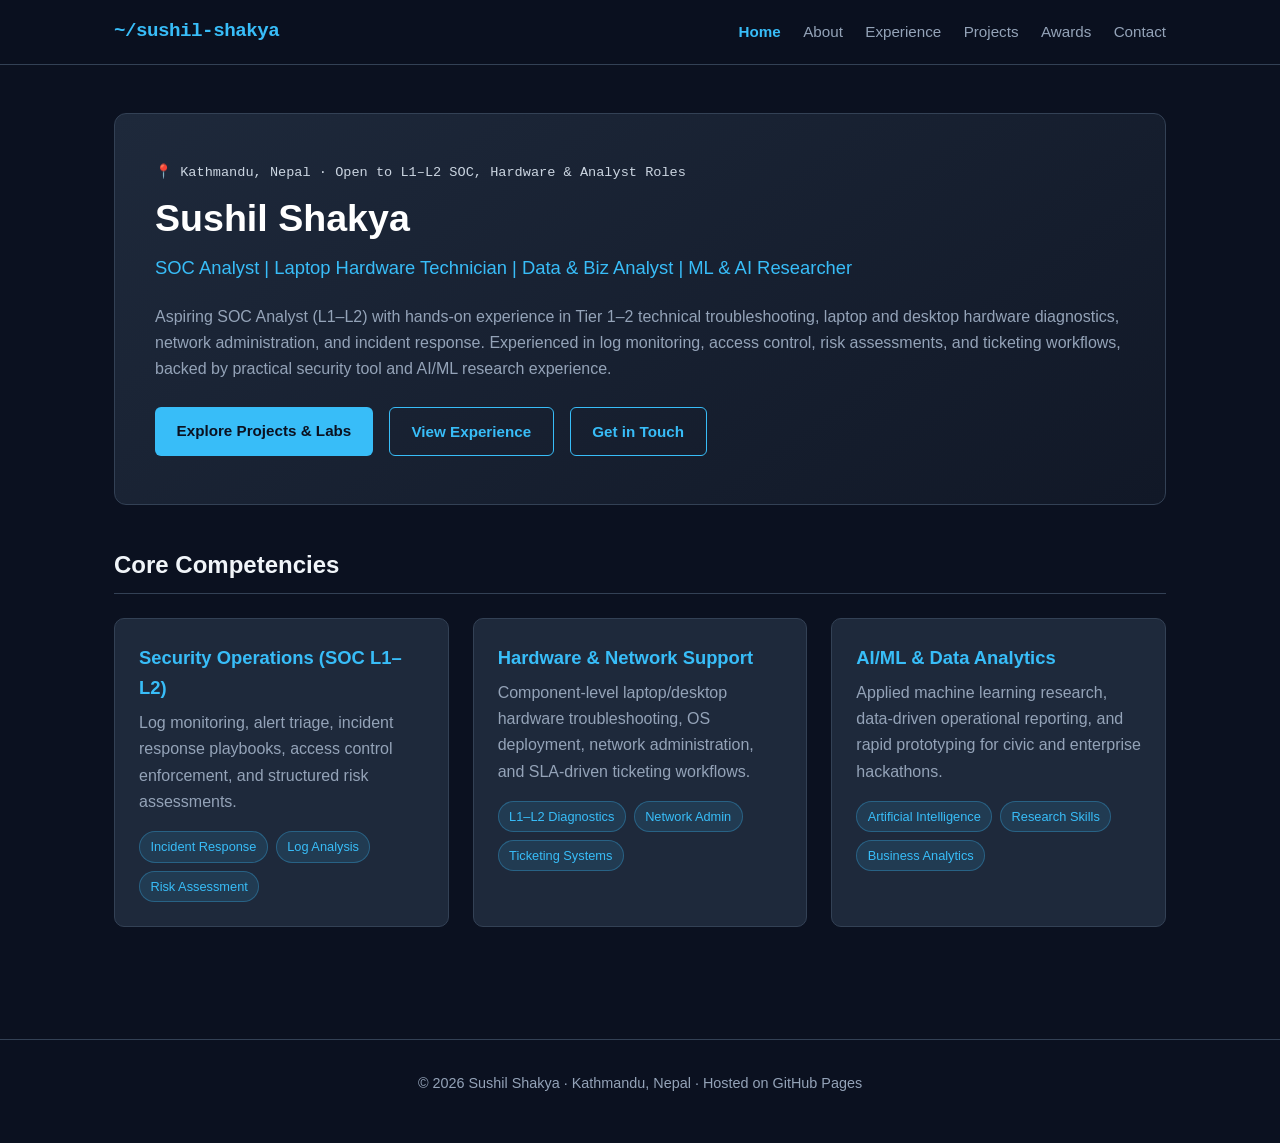
<file: index.html>
<!DOCTYPE html>
<html lang="en">
<head>
  <meta charset="UTF-8" />
  <meta name="viewport" content="width=device-width, initial-scale=1.0" />
  <title>Sushil Shakya | SOC Analyst & IT Specialist</title>
  <link rel="stylesheet" href="css/style.css" />
</head>
<body>
  <header>
    <nav>
      <a href="index.html" class="logo">~/sushil-shakya</a>
      <ul class="nav-links">
        <li><a href="index.html" class="active">Home</a></li>
        <li><a href="about.html">About</a></li>
        <li><a href="experience.html">Experience</a></li>
        <li><a href="projects.html">Projects</a></li>
        <li><a href="achievements.html">Awards</a></li>
        <li><a href="contact.html">Contact</a></li>
      </ul>
    </nav>
  </header>

  <main>
    <section class="hero">
      <p class="meta">📍 Kathmandu, Nepal · Open to L1–L2 SOC, Hardware & Analyst Roles</p>
      <h1>Sushil Shakya</h1>
      <p class="subtitle">SOC Analyst | Laptop Hardware Technician | Data & Biz Analyst | ML & AI Researcher</p>
      <p>
        Aspiring SOC Analyst (L1–L2) with hands-on experience in Tier 1–2 technical troubleshooting, laptop and desktop hardware diagnostics, network administration, and incident response. Experienced in log monitoring, access control, risk assessments, and ticketing workflows, backed by practical security tool and AI/ML research experience.
      </p>
      <div class="btn-group">
        <a href="projects.html" class="btn">Explore Projects & Labs</a>
        <a href="experience.html" class="btn btn-outline">View Experience</a>
        <a href="contact.html" class="btn btn-outline">Get in Touch</a>
      </div>
    </section>

    <h2>Core Competencies</h2>
    <div class="grid">
      <div class="card">
        <h3>Security Operations (SOC L1–L2)</h3>
        <p>Log monitoring, alert triage, incident response playbooks, access control enforcement, and structured risk assessments.</p>
        <div class="badge-list">
          <span class="badge">Incident Response</span>
          <span class="badge">Log Analysis</span>
          <span class="badge">Risk Assessment</span>
        </div>
      </div>

      <div class="card">
        <h3>Hardware & Network Support</h3>
        <p>Component-level laptop/desktop hardware troubleshooting, OS deployment, network administration, and SLA-driven ticketing workflows.</p>
        <div class="badge-list">
          <span class="badge">L1–L2 Diagnostics</span>
          <span class="badge">Network Admin</span>
          <span class="badge">Ticketing Systems</span>
        </div>
      </div>

      <div class="card">
        <h3>AI/ML & Data Analytics</h3>
        <p>Applied machine learning research, data-driven operational reporting, and rapid prototyping for civic and enterprise hackathons.</p>
        <div class="badge-list">
          <span class="badge">Artificial Intelligence</span>
          <span class="badge">Research Skills</span>
          <span class="badge">Business Analytics</span>
        </div>
      </div>
    </div>
  </main>

  <footer>
    <p>© 2026 Sushil Shakya · Kathmandu, Nepal · Hosted on GitHub Pages</p>
  </footer>
</body>
</html>
</file>
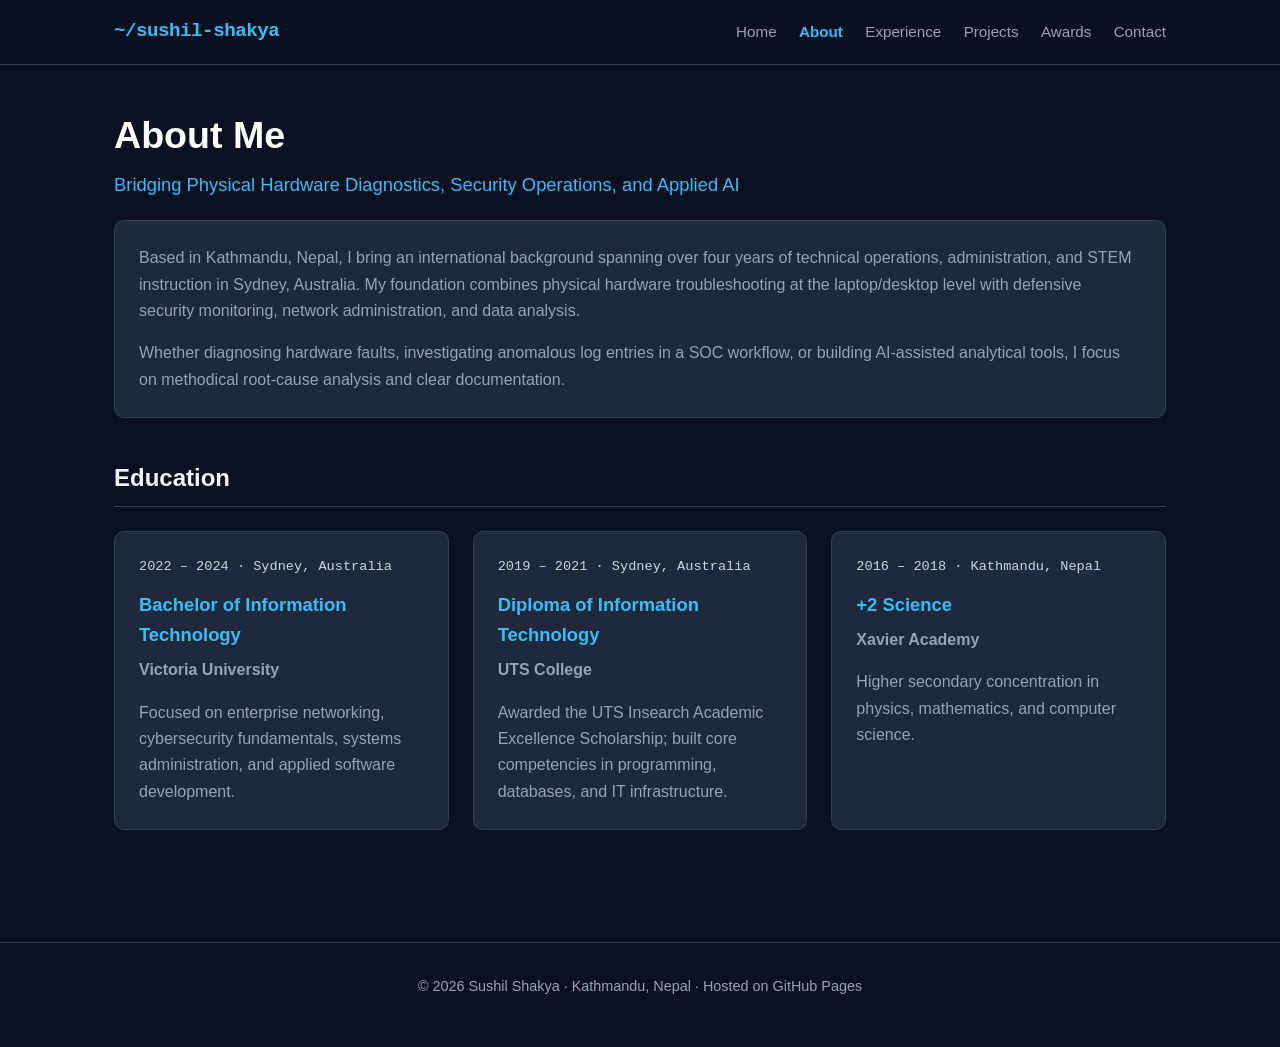
<file: about.html>
<!DOCTYPE html>
<html lang="en">
<head>
  <meta charset="UTF-8" />
  <meta name="viewport" content="width=device-width, initial-scale=1.0" />
  <title>About & Education | Sushil Shakya</title>
  <link rel="stylesheet" href="css/style.css" />
</head>
<body>
  <header>
    <nav>
      <a href="index.html" class="logo">~/sushil-shakya</a>
      <ul class="nav-links">
        <li><a href="index.html">Home</a></li>
        <li><a href="about.html" class="active">About</a></li>
        <li><a href="experience.html">Experience</a></li>
        <li><a href="projects.html">Projects</a></li>
        <li><a href="achievements.html">Awards</a></li>
        <li><a href="contact.html">Contact</a></li>
      </ul>
    </nav>
  </header>

  <main>
    <h1>About Me</h1>
    <p class="subtitle">Bridging Physical Hardware Diagnostics, Security Operations, and Applied AI</p>

    <div class="card" style="margin-bottom: 2.5rem;">
      <p>
        Based in Kathmandu, Nepal, I bring an international background spanning over four years of technical operations, administration, and STEM instruction in Sydney, Australia. My foundation combines physical hardware troubleshooting at the laptop/desktop level with defensive security monitoring, network administration, and data analysis.
      </p>
      <p style="margin-bottom: 0;">
        Whether diagnosing hardware faults, investigating anomalous log entries in a SOC workflow, or building AI-assisted analytical tools, I focus on methodical root-cause analysis and clear documentation.
      </p>
    </div>

    <h2>Education</h2>
    <div class="grid">
      <div class="card">
        <p class="meta">2022 – 2024 · Sydney, Australia</p>
        <h3>Bachelor of Information Technology</h3>
        <p><strong>Victoria University</strong></p>
        <p style="margin-bottom: 0;">Focused on enterprise networking, cybersecurity fundamentals, systems administration, and applied software development.</p>
      </div>

      <div class="card">
        <p class="meta">2019 – 2021 · Sydney, Australia</p>
        <h3>Diploma of Information Technology</h3>
        <p><strong>UTS College</strong></p>
        <p style="margin-bottom: 0;">Awarded the UTS Insearch Academic Excellence Scholarship; built core competencies in programming, databases, and IT infrastructure.</p>
      </div>

      <div class="card">
        <p class="meta">2016 – 2018 · Kathmandu, Nepal</p>
        <h3>+2 Science</h3>
        <p><strong>Xavier Academy</strong></p>
        <p style="margin-bottom: 0;">Higher secondary concentration in physics, mathematics, and computer science.</p>
      </div>
    </div>
  </main>

  <footer>
    <p>© 2026 Sushil Shakya · Kathmandu, Nepal · Hosted on GitHub Pages</p>
  </footer>
</body>
</html>
</file>
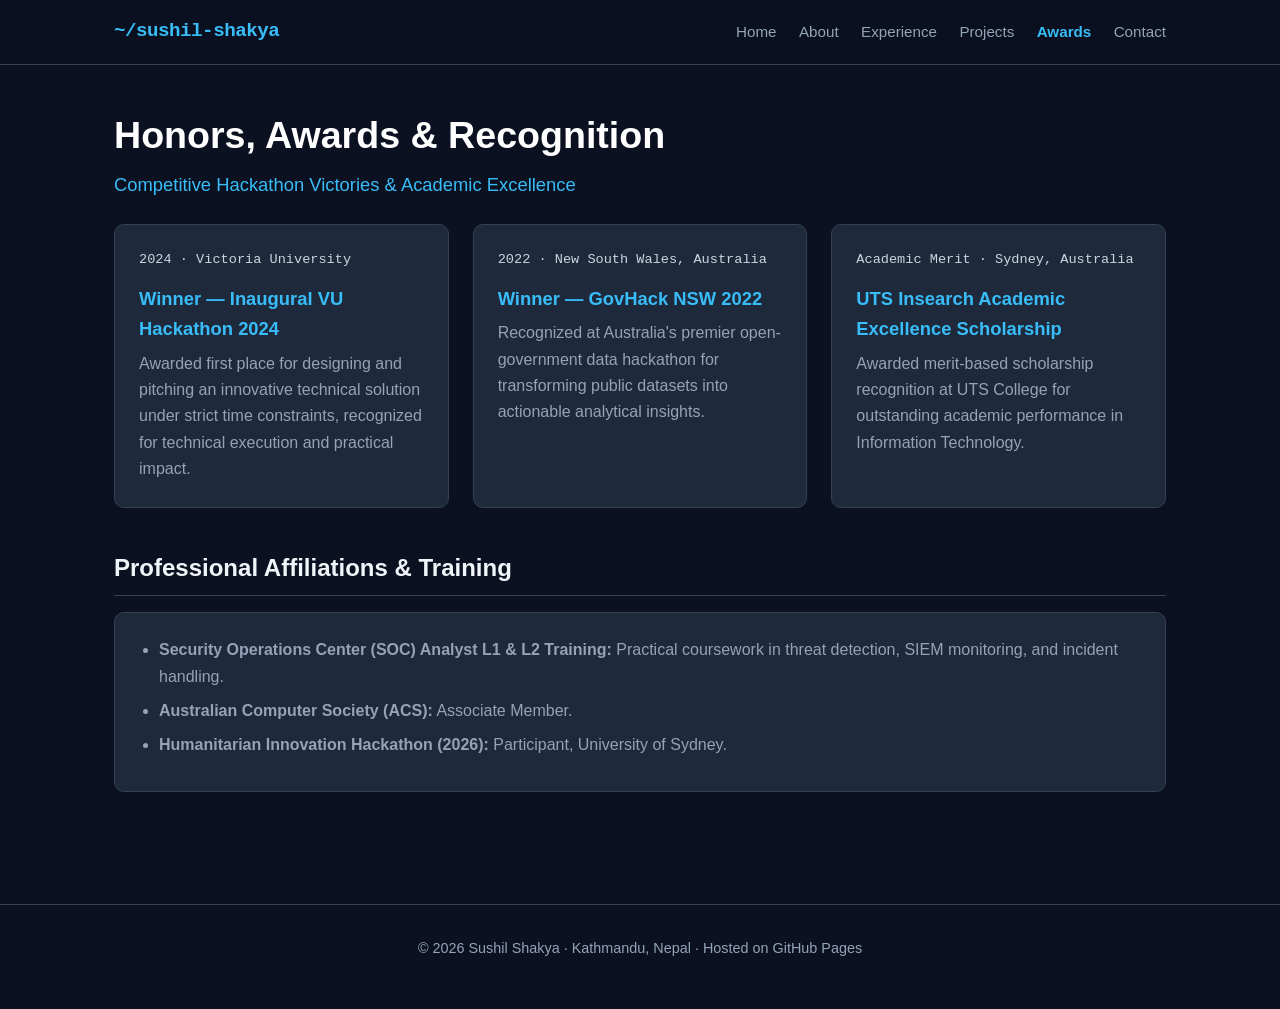
<file: achievements.html>
<!DOCTYPE html>
<html lang="en">
<head>
  <meta charset="UTF-8" />
  <meta name="viewport" content="width=device-width, initial-scale=1.0" />
  <title>Honors & Awards | Sushil Shakya</title>
  <link rel="stylesheet" href="css/style.css" />
</head>
<body>
  <header>
    <nav>
      <a href="index.html" class="logo">~/sushil-shakya</a>
      <ul class="nav-links">
        <li><a href="index.html">Home</a></li>
        <li><a href="about.html">About</a></li>
        <li><a href="experience.html">Experience</a></li>
        <li><a href="projects.html">Projects</a></li>
        <li><a href="achievements.html" class="active">Awards</a></li>
        <li><a href="contact.html">Contact</a></li>
      </ul>
    </nav>
  </header>

  <main>
    <h1>Honors, Awards & Recognition</h1>
    <p class="subtitle">Competitive Hackathon Victories & Academic Excellence</p>

    <div class="grid">
      <div class="card">
        <p class="meta">2024 · Victoria University</p>
        <h3>Winner — Inaugural VU Hackathon 2024</h3>
        <p style="margin-bottom: 0;">Awarded first place for designing and pitching an innovative technical solution under strict time constraints, recognized for technical execution and practical impact.</p>
      </div>

      <div class="card">
        <p class="meta">2022 · New South Wales, Australia</p>
        <h3>Winner — GovHack NSW 2022</h3>
        <p style="margin-bottom: 0;">Recognized at Australia's premier open-government data hackathon for transforming public datasets into actionable analytical insights.</p>
      </div>

      <div class="card">
        <p class="meta">Academic Merit · Sydney, Australia</p>
        <h3>UTS Insearch Academic Excellence Scholarship</h3>
        <p style="margin-bottom: 0;">Awarded merit-based scholarship recognition at UTS College for outstanding academic performance in Information Technology.</p>
      </div>
    </div>

    <h2 style="margin-top: 2.5rem;">Professional Affiliations & Training</h2>
    <div class="card">
      <ul class="clean-list" style="margin-bottom: 0;">
        <li><strong>Security Operations Center (SOC) Analyst L1 & L2 Training:</strong> Practical coursework in threat detection, SIEM monitoring, and incident handling.</li>
        <li><strong>Australian Computer Society (ACS):</strong> Associate Member.</li>
        <li><strong>Humanitarian Innovation Hackathon (2026):</strong> Participant, University of Sydney.</li>
      </ul>
    </div>
  </main>

  <footer>
    <p>© 2026 Sushil Shakya · Kathmandu, Nepal · Hosted on GitHub Pages</p>
  </footer>
</body>
</html>
</file>
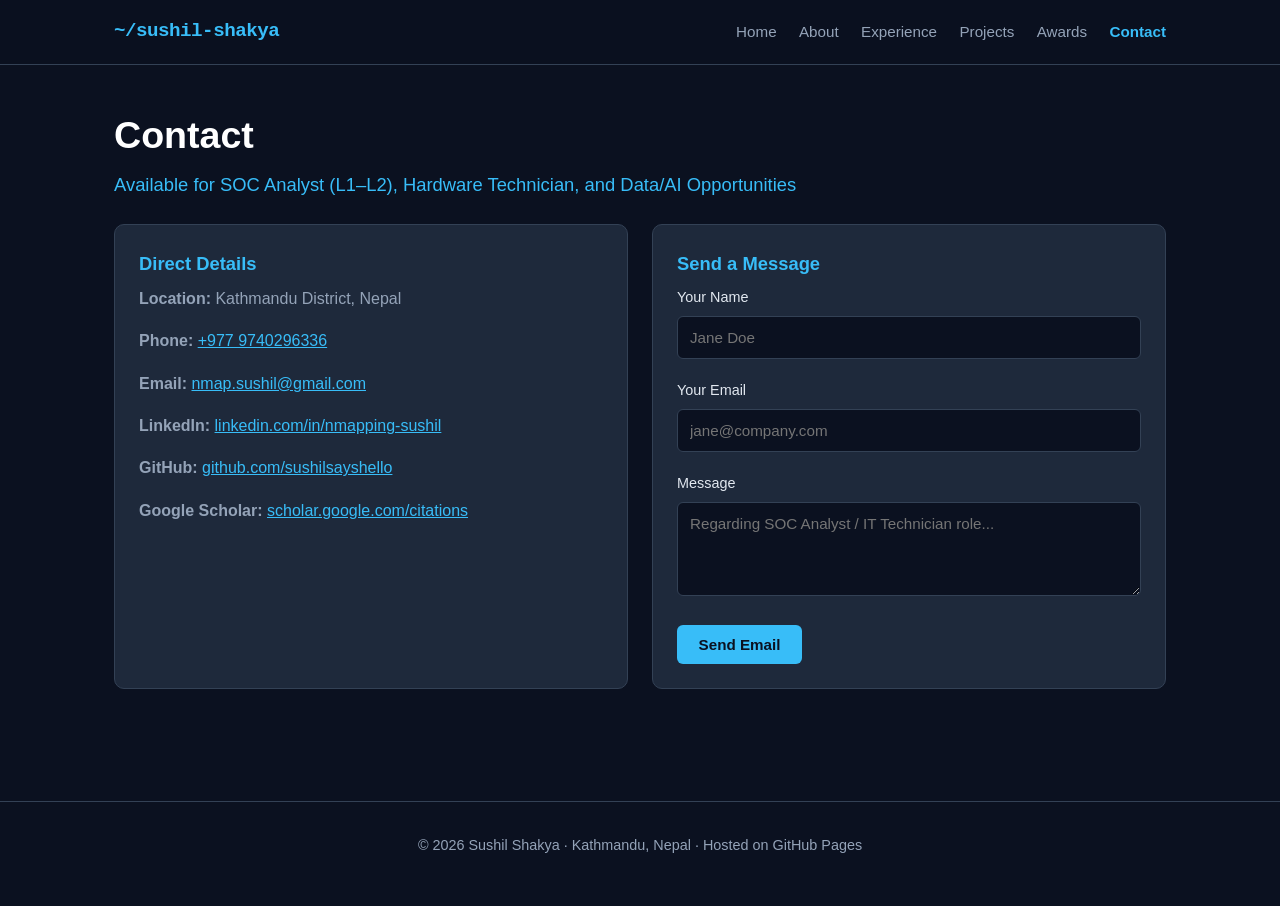
<file: contact.html>
<!DOCTYPE html>
<html lang="en">
<head>
  <meta charset="UTF-8" />
  <meta name="viewport" content="width=device-width, initial-scale=1.0" />
  <title>Contact | Sushil Shakya</title>
  <link rel="stylesheet" href="css/style.css" />
</head>
<body>
  <header>
    <nav>
      <a href="index.html" class="logo">~/sushil-shakya</a>
      <ul class="nav-links">
        <li><a href="index.html">Home</a></li>
        <li><a href="about.html">About</a></li>
        <li><a href="experience.html">Experience</a></li>
        <li><a href="projects.html">Projects</a></li>
        <li><a href="achievements.html">Awards</a></li>
        <li><a href="contact.html" class="active">Contact</a></li>
      </ul>
    </nav>
  </header>

  <main>
    <h1>Contact</h1>
    <p class="subtitle">Available for SOC Analyst (L1–L2), Hardware Technician, and Data/AI Opportunities</p>

    <div class="grid">
      <div class="card">
        <h3>Direct Details</h3>
        <p><strong>Location:</strong> Kathmandu District, Nepal</p>
        <p><strong>Phone:</strong> <a href="tel:+9779740296336" style="color: var(--accent);">+977 9740296336</a></p>
        <p><strong>Email:</strong> <a href="mailto:nmap.sushil@gmail.com" style="color: var(--accent);">nmap.sushil@gmail.com</a></p>
        <p><strong>LinkedIn:</strong> <a href="https://www.linkedin.com/in/nmapping-sushil" target="_blank" rel="noopener" style="color: var(--accent);">linkedin.com/in/nmapping-sushil</a></p>
        <p><strong>GitHub:</strong> <a href="https://github.com/sushilsayshello" target="_blank" rel="noopener" style="color: var(--accent);">github.com/sushilsayshello</a></p>
        <p style="margin-bottom: 0;"><strong>Google Scholar:</strong> <a href="https://scholar.google.com/citations" target="_blank" rel="noopener" style="color: var(--accent);">scholar.google.com/citations</a></p>
      </div>

      <div class="card">
        <h3>Send a Message</h3>
        <form action="mailto:nmap.sushil@gmail.com" method="post" enctype="text/plain">
          <div class="form-group">
            <label for="name">Your Name</label>
            <input type="text" id="name" name="name" required placeholder="Jane Doe" />
          </div>
          <div class="form-group">
            <label for="email">Your Email</label>
            <input type="email" id="email" name="email" required placeholder="jane@company.com" />
          </div>
          <div class="form-group">
            <label for="message">Message</label>
            <textarea id="message" name="message" rows="4" required placeholder="Regarding SOC Analyst / IT Technician role..."></textarea>
          </div>
          <button type="submit" class="btn">Send Email</button>
        </form>
      </div>
    </div>
  </main>

  <footer>
    <p>© 2026 Sushil Shakya · Kathmandu, Nepal · Hosted on GitHub Pages</p>
  </footer>
</body>
</html>
</file>
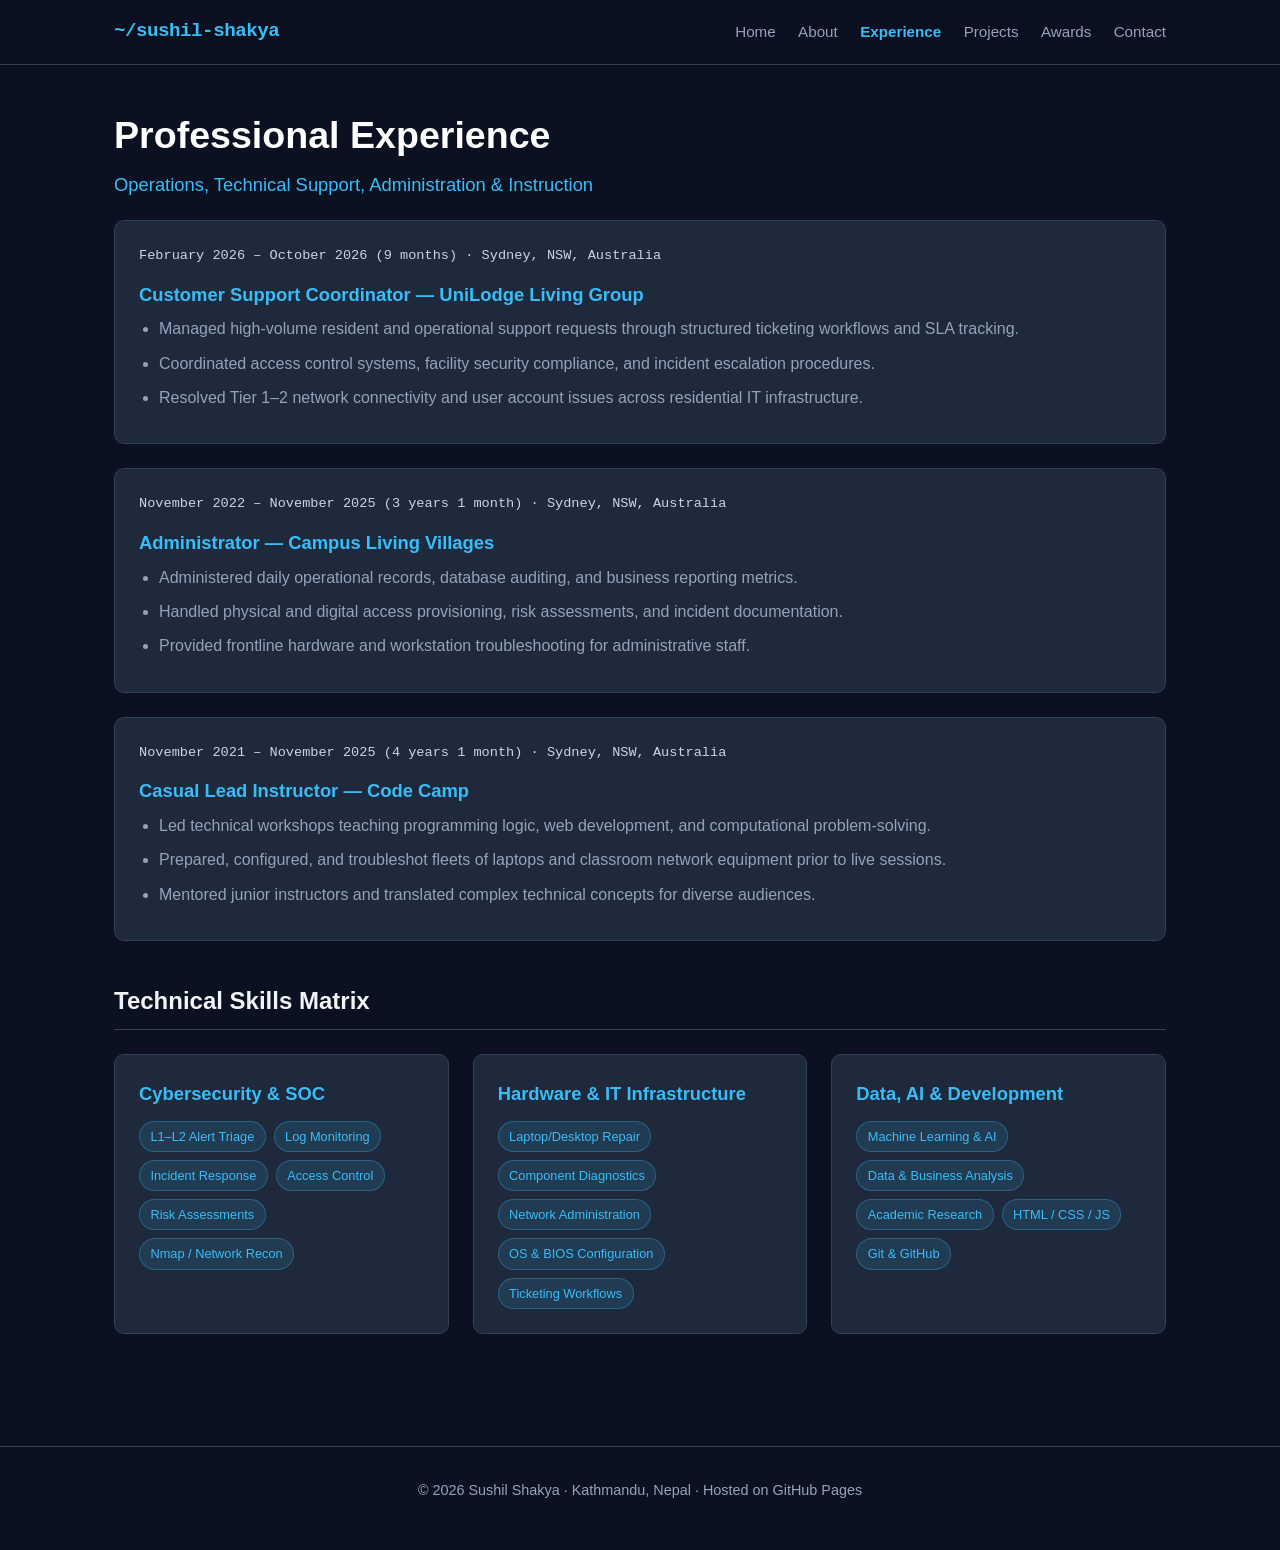
<file: experience.html>
<!DOCTYPE html>
<html lang="en">
<head>
  <meta charset="UTF-8" />
  <meta name="viewport" content="width=device-width, initial-scale=1.0" />
  <title>Experience & Skills | Sushil Shakya</title>
  <link rel="stylesheet" href="css/style.css" />
</head>
<body>
  <header>
    <nav>
      <a href="index.html" class="logo">~/sushil-shakya</a>
      <ul class="nav-links">
        <li><a href="index.html">Home</a></li>
        <li><a href="about.html">About</a></li>
        <li><a href="experience.html" class="active">Experience</a></li>
        <li><a href="projects.html">Projects</a></li>
        <li><a href="achievements.html">Awards</a></li>
        <li><a href="contact.html">Contact</a></li>
      </ul>
    </nav>
  </header>

  <main>
    <h1>Professional Experience</h1>
    <p class="subtitle">Operations, Technical Support, Administration & Instruction</p>

    <div class="card" style="margin-bottom: 1.5rem;">
      <p class="meta">February 2026 – October 2026 (9 months) · Sydney, NSW, Australia</p>
      <h3>Customer Support Coordinator — UniLodge Living Group</h3>
      <ul class="clean-list">
        <li>Managed high-volume resident and operational support requests through structured ticketing workflows and SLA tracking.</li>
        <li>Coordinated access control systems, facility security compliance, and incident escalation procedures.</li>
        <li>Resolved Tier 1–2 network connectivity and user account issues across residential IT infrastructure.</li>
      </ul>
    </div>

    <div class="card" style="margin-bottom: 1.5rem;">
      <p class="meta">November 2022 – November 2025 (3 years 1 month) · Sydney, NSW, Australia</p>
      <h3>Administrator — Campus Living Villages</h3>
      <ul class="clean-list">
        <li>Administered daily operational records, database auditing, and business reporting metrics.</li>
        <li>Handled physical and digital access provisioning, risk assessments, and incident documentation.</li>
        <li>Provided frontline hardware and workstation troubleshooting for administrative staff.</li>
      </ul>
    </div>

    <div class="card" style="margin-bottom: 2.5rem;">
      <p class="meta">November 2021 – November 2025 (4 years 1 month) · Sydney, NSW, Australia</p>
      <h3>Casual Lead Instructor — Code Camp</h3>
      <ul class="clean-list">
        <li>Led technical workshops teaching programming logic, web development, and computational problem-solving.</li>
        <li>Prepared, configured, and troubleshot fleets of laptops and classroom network equipment prior to live sessions.</li>
        <li>Mentored junior instructors and translated complex technical concepts for diverse audiences.</li>
      </ul>
    </div>

    <h2>Technical Skills Matrix</h2>
    <div class="grid">
      <div class="card">
        <h3>Cybersecurity & SOC</h3>
        <div class="badge-list">
          <span class="badge">L1–L2 Alert Triage</span>
          <span class="badge">Log Monitoring</span>
          <span class="badge">Incident Response</span>
          <span class="badge">Access Control</span>
          <span class="badge">Risk Assessments</span>
          <span class="badge">Nmap / Network Recon</span>
        </div>
      </div>

      <div class="card">
        <h3>Hardware & IT Infrastructure</h3>
        <div class="badge-list">
          <span class="badge">Laptop/Desktop Repair</span>
          <span class="badge">Component Diagnostics</span>
          <span class="badge">Network Administration</span>
          <span class="badge">OS & BIOS Configuration</span>
          <span class="badge">Ticketing Workflows</span>
        </div>
      </div>

      <div class="card">
        <h3>Data, AI & Development</h3>
        <div class="badge-list">
          <span class="badge">Machine Learning & AI</span>
          <span class="badge">Data & Business Analysis</span>
          <span class="badge">Academic Research</span>
          <span class="badge">HTML / CSS / JS</span>
          <span class="badge">Git & GitHub</span>
        </div>
      </div>
    </div>
  </main>

  <footer>
    <p>© 2026 Sushil Shakya · Kathmandu, Nepal · Hosted on GitHub Pages</p>
  </footer>
</body>
</html>
</file>
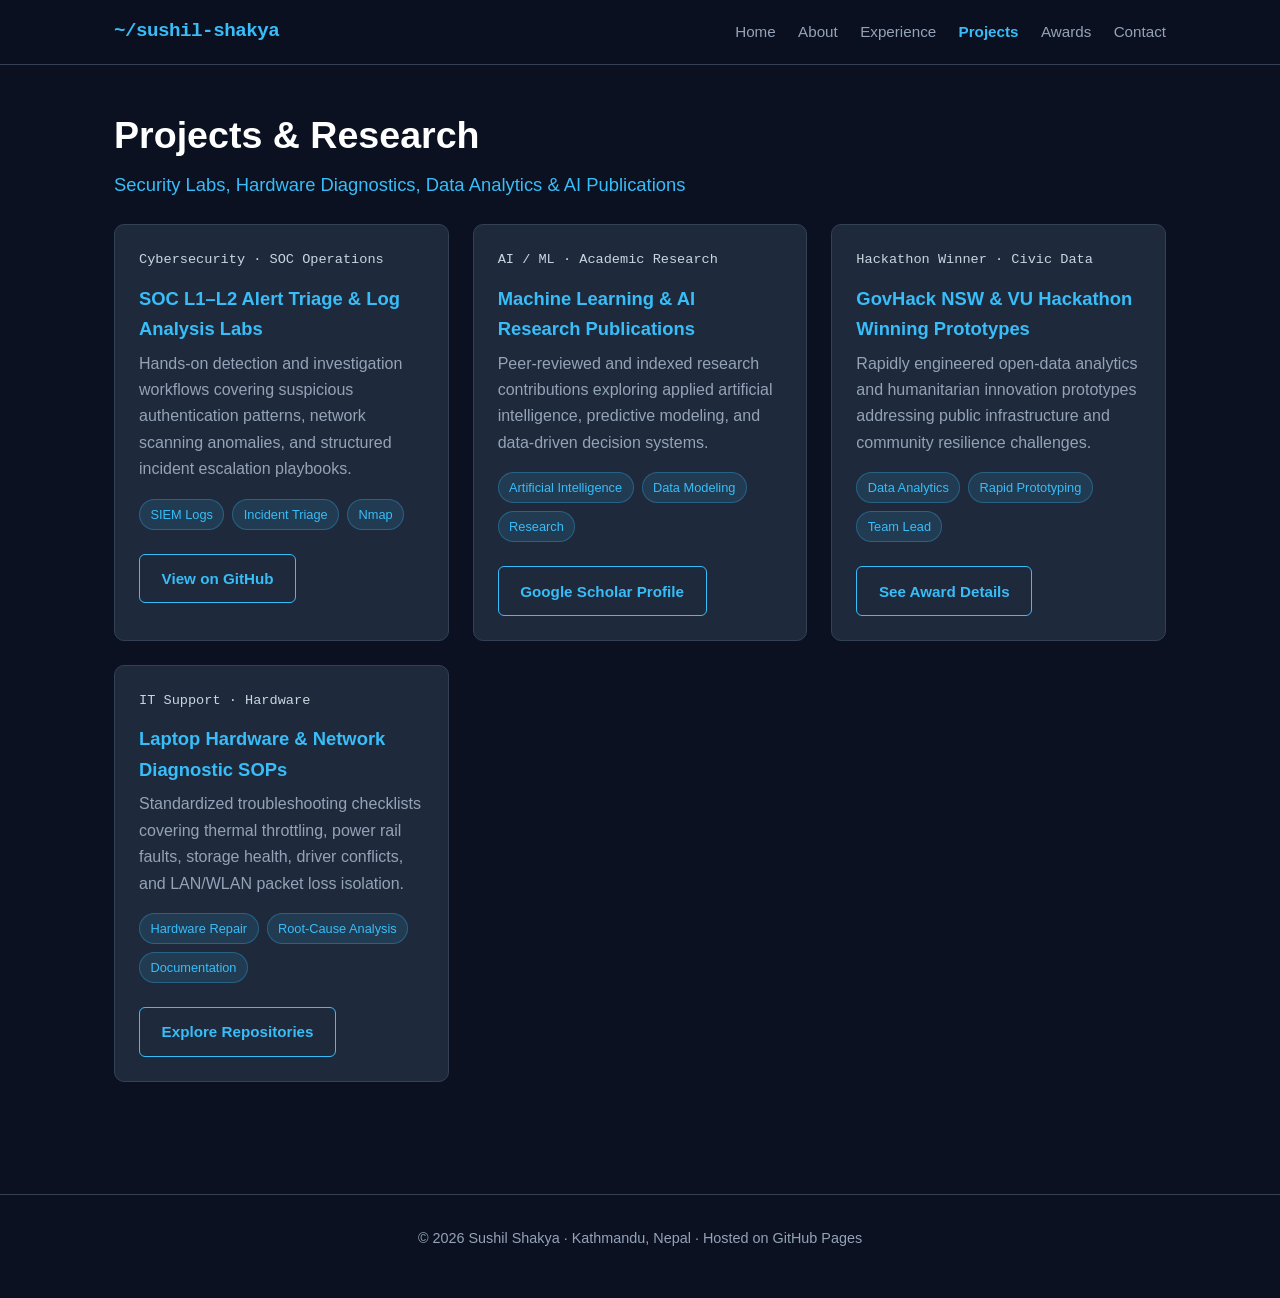
<file: projects.html>
<!DOCTYPE html>
<html lang="en">
<head>
  <meta charset="UTF-8" />
  <meta name="viewport" content="width=device-width, initial-scale=1.0" />
  <title>Projects & Research | Sushil Shakya</title>
  <link rel="stylesheet" href="css/style.css" />
</head>
<body>
  <header>
    <nav>
      <a href="index.html" class="logo">~/sushil-shakya</a>
      <ul class="nav-links">
        <li><a href="index.html">Home</a></li>
        <li><a href="about.html">About</a></li>
        <li><a href="experience.html">Experience</a></li>
        <li><a href="projects.html" class="active">Projects</a></li>
        <li><a href="achievements.html">Awards</a></li>
        <li><a href="contact.html">Contact</a></li>
      </ul>
    </nav>
  </header>

  <main>
    <h1>Projects & Research</h1>
    <p class="subtitle">Security Labs, Hardware Diagnostics, Data Analytics & AI Publications</p>

    <div class="grid">
      <div class="card">
        <p class="meta">Cybersecurity · SOC Operations</p>
        <h3>SOC L1–L2 Alert Triage & Log Analysis Labs</h3>
        <p>Hands-on detection and investigation workflows covering suspicious authentication patterns, network scanning anomalies, and structured incident escalation playbooks.</p>
        <div class="badge-list">
          <span class="badge">SIEM Logs</span>
          <span class="badge">Incident Triage</span>
          <span class="badge">Nmap</span>
        </div>
        <div class="btn-group">
          <a href="https://github.com/sushilsayshello" target="_blank" rel="noopener" class="btn btn-outline">View on GitHub</a>
        </div>
      </div>

      <div class="card">
        <p class="meta">AI / ML · Academic Research</p>
        <h3>Machine Learning & AI Research Publications</h3>
        <p>Peer-reviewed and indexed research contributions exploring applied artificial intelligence, predictive modeling, and data-driven decision systems.</p>
        <div class="badge-list">
          <span class="badge">Artificial Intelligence</span>
          <span class="badge">Data Modeling</span>
          <span class="badge">Research</span>
        </div>
        <div class="btn-group">
          <a href="https://scholar.google.com/citations" target="_blank" rel="noopener" class="btn btn-outline">Google Scholar Profile</a>
        </div>
      </div>

      <div class="card">
        <p class="meta">Hackathon Winner · Civic Data</p>
        <h3>GovHack NSW & VU Hackathon Winning Prototypes</h3>
        <p>Rapidly engineered open-data analytics and humanitarian innovation prototypes addressing public infrastructure and community resilience challenges.</p>
        <div class="badge-list">
          <span class="badge">Data Analytics</span>
          <span class="badge">Rapid Prototyping</span>
          <span class="badge">Team Lead</span>
        </div>
        <div class="btn-group">
          <a href="achievements.html" class="btn btn-outline">See Award Details</a>
        </div>
      </div>

      <div class="card">
        <p class="meta">IT Support · Hardware</p>
        <h3>Laptop Hardware & Network Diagnostic SOPs</h3>
        <p>Standardized troubleshooting checklists covering thermal throttling, power rail faults, storage health, driver conflicts, and LAN/WLAN packet loss isolation.</p>
        <div class="badge-list">
          <span class="badge">Hardware Repair</span>
          <span class="badge">Root-Cause Analysis</span>
          <span class="badge">Documentation</span>
        </div>
        <div class="btn-group">
          <a href="https://github.com/sushilsayshello" target="_blank" rel="noopener" class="btn btn-outline">Explore Repositories</a>
        </div>
      </div>
    </div>
  </main>

  <footer>
    <p>© 2026 Sushil Shakya · Kathmandu, Nepal · Hosted on GitHub Pages</p>
  </footer>
</body>
</html>
</file>
<file: css/style.css>
:root {
  --bg-primary: #0b1120;
  --bg-secondary: #111827;
  --bg-card: #1e293b;
  --text-main: #f8fafc;
  --text-muted: #94a3b8;
  --accent: #38bdf8;
  --accent-hover: #0284c7;
  --border: #334155;
  --badge-bg: rgba(56, 189, 248, 0.12);
}

* {
  box-sizing: border-box;
  margin: 0;
  padding: 0;
}

body {
  font-family: 'Inter', -apple-system, BlinkMacSystemFont, 'Segoe UI', Roboto, sans-serif;
  background-color: var(--bg-primary);
  color: var(--text-main);
  line-height: 1.65;
  display: flex;
  flex-direction: column;
  min-height: 100vh;
}

header {
  background: rgba(11, 17, 32, 0.95);
  backdrop-filter: blur(8px);
  border-bottom: 1px solid var(--border);
  position: sticky;
  top: 0;
  z-index: 100;
}

nav {
  max-width: 1100px;
  margin: 0 auto;
  padding: 1rem 1.5rem;
  display: flex;
  justify-content: space-between;
  align-items: center;
  flex-wrap: wrap;
  gap: 1rem;
}

.logo {
  font-weight: 700;
  font-size: 1.2rem;
  color: var(--accent);
  text-decoration: none;
  font-family: 'Fira Code', monospace;
  letter-spacing: -0.5px;
}

.nav-links {
  list-style: none;
  display: flex;
  flex-wrap: wrap;
  gap: 1.4rem;
}

.nav-links a {
  color: var(--text-muted);
  text-decoration: none;
  font-size: 0.95rem;
  transition: color 0.2s ease;
}

.nav-links a:hover,
.nav-links a.active {
  color: var(--accent);
  font-weight: 600;
}

main {
  max-width: 1100px;
  width: 100%;
  margin: 3rem auto;
  padding: 0 1.5rem;
  flex: 1;
}

h1 {
  font-size: 2.35rem;
  line-height: 1.2;
  margin-bottom: 0.75rem;
  color: #ffffff;
}

h2 {
  font-size: 1.5rem;
  margin-bottom: 1rem;
  color: #f1f5f9;
  border-bottom: 1px solid var(--border);
  padding-bottom: 0.5rem;
}

h3 {
  font-size: 1.15rem;
  margin-bottom: 0.4rem;
  color: var(--accent);
}

p {
  color: var(--text-muted);
  margin-bottom: 1rem;
}

.subtitle {
  font-size: 1.15rem;
  color: var(--accent);
  font-weight: 500;
  margin-bottom: 1.25rem;
}

.hero {
  background: linear-gradient(145deg, var(--bg-card), var(--bg-secondary));
  border: 1px solid var(--border);
  border-radius: 12px;
  padding: 3rem 2.5rem;
  margin-bottom: 2.5rem;
}

.grid {
  display: grid;
  grid-template-columns: repeat(auto-fit, minmax(300px, 1fr));
  gap: 1.5rem;
  margin-top: 1.5rem;
}

.card {
  background: var(--bg-card);
  border: 1px solid var(--border);
  border-radius: 10px;
  padding: 1.5rem;
  transition: transform 0.2s ease, border-color 0.2s ease;
}

.card:hover {
  transform: translateY(-3px);
  border-color: var(--accent);
}

.meta {
  font-size: 0.85rem;
  color: #cbd5e1;
  margin-bottom: 0.75rem;
  font-family: monospace;
}

.badge-list {
  display: flex;
  flex-wrap: wrap;
  gap: 0.5rem;
  margin-top: 0.75rem;
}

.badge {
  background: var(--badge-bg);
  color: var(--accent);
  border: 1px solid rgba(56, 189, 248, 0.3);
  padding: 0.25rem 0.65rem;
  border-radius: 999px;
  font-size: 0.8rem;
  font-weight: 500;
}

.btn-group {
  display: flex;
  flex-wrap: wrap;
  gap: 1rem;
  margin-top: 1.5rem;
}

.btn {
  display: inline-block;
  background: var(--accent);
  color: #0b1120;
  padding: 0.7rem 1.35rem;
  border-radius: 6px;
  text-decoration: none;
  font-weight: 600;
  font-size: 0.95rem;
  border: none;
  cursor: pointer;
  transition: background 0.2s ease;
}

.btn:hover {
  background: var(--accent-hover);
  color: #ffffff;
}

.btn-outline {
  background: transparent;
  color: var(--accent);
  border: 1px solid var(--accent);
}

.btn-outline:hover {
  background: var(--badge-bg);
  color: var(--accent);
}

ul.clean-list {
  margin-left: 1.25rem;
  color: var(--text-muted);
}

ul.clean-list li {
  margin-bottom: 0.5rem;
}

.form-group {
  margin-bottom: 1.25rem;
}

label {
  display: block;
  margin-bottom: 0.4rem;
  color: #e2e8f0;
  font-size: 0.9rem;
}

input, textarea {
  width: 100%;
  padding: 0.75rem;
  border-radius: 6px;
  border: 1px solid var(--border);
  background: var(--bg-primary);
  color: var(--text-main);
  font-family: inherit;
  font-size: 0.95rem;
}

input:focus, textarea:focus {
  outline: none;
  border-color: var(--accent);
}

footer {
  text-align: center;
  padding: 2rem 1.5rem;
  color: var(--text-muted);
  border-top: 1px solid var(--border);
  margin-top: 4rem;
  font-size: 0.9rem;
}

@media (max-width: 640px) {
  .hero { padding: 2rem 1.5rem; }
  h1 { font-size: 1.85rem; }
}
</file>
